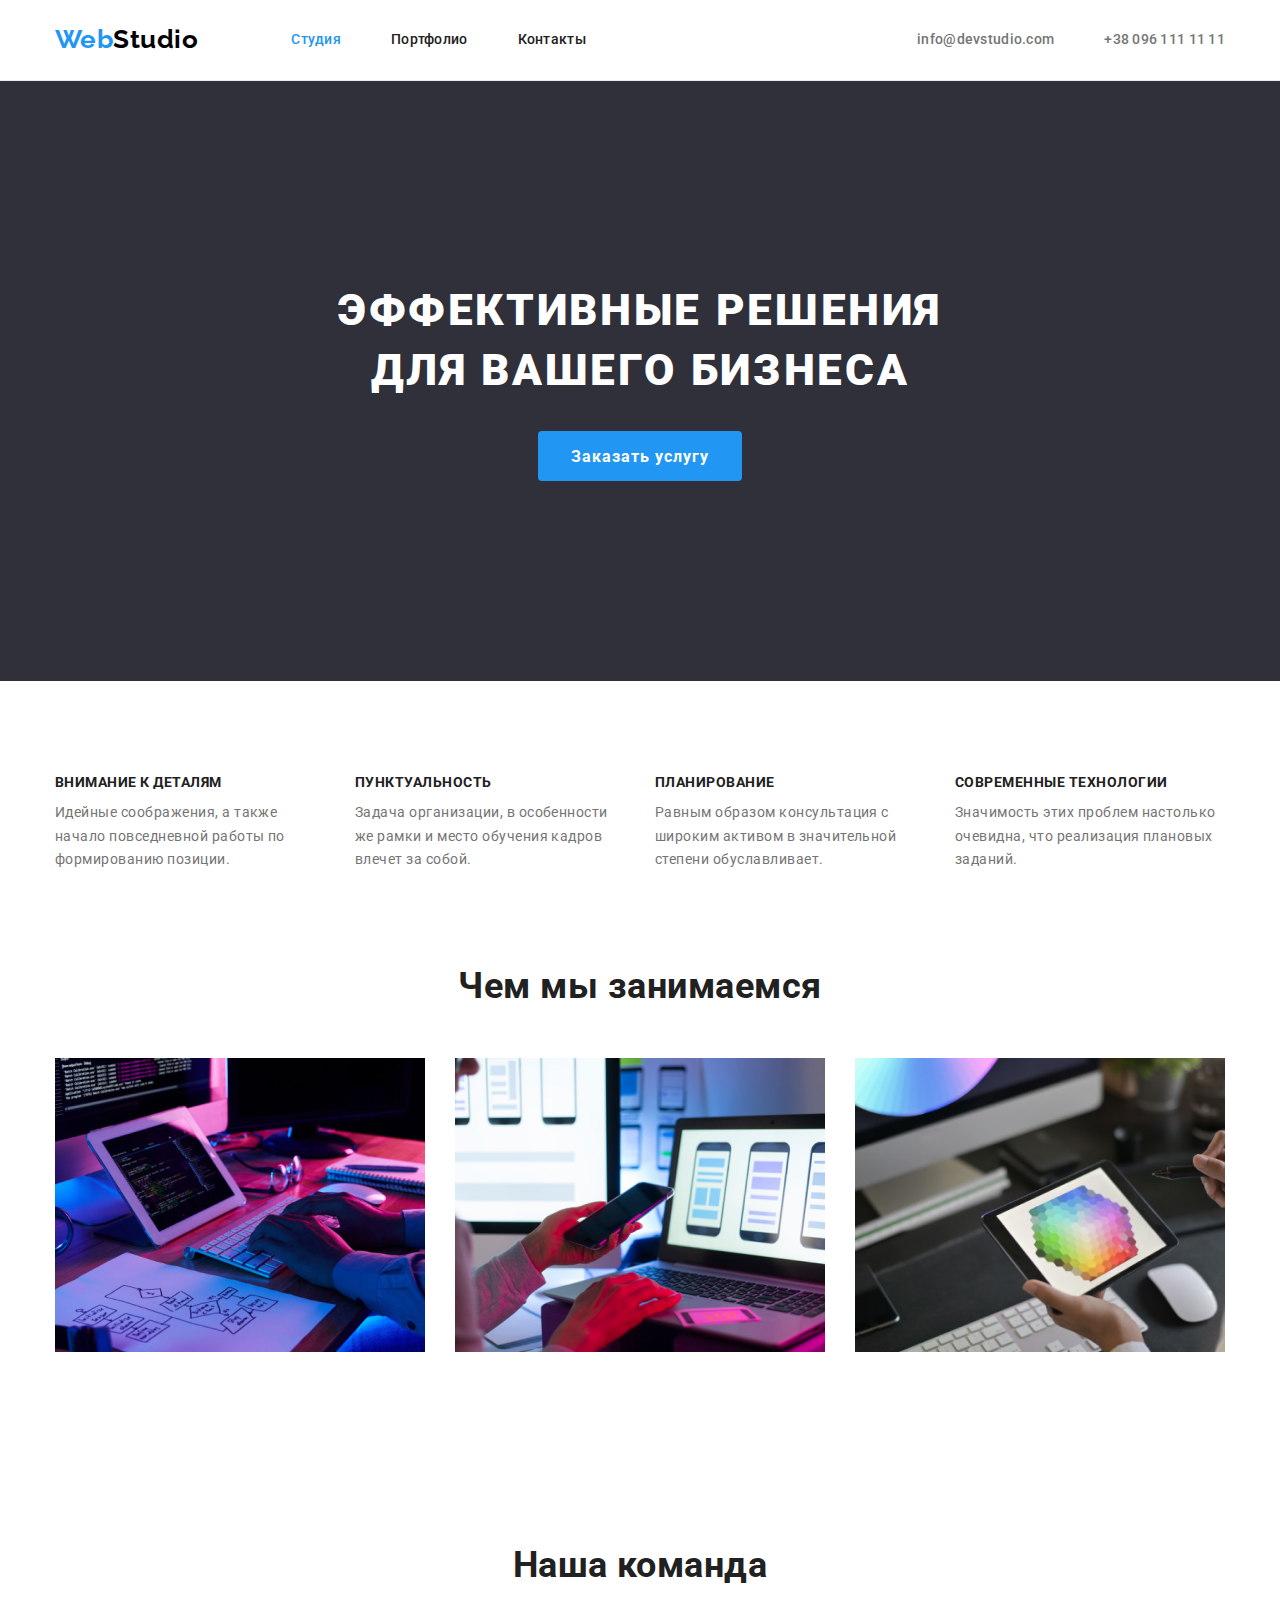
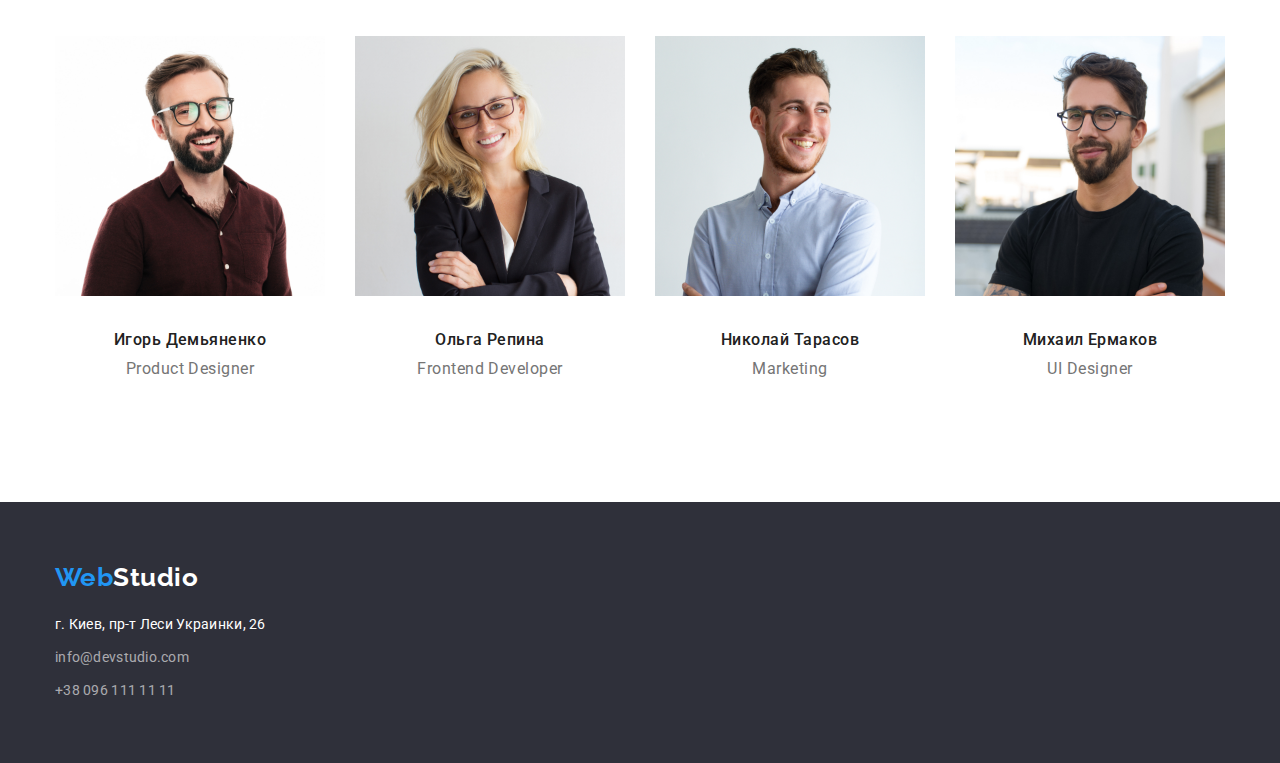
<file: index.html>
<!DOCTYPE html>
<html lang="ru">
<head>
    <meta charset="UTF-8">
    <meta http-equiv="X-UA-Compatible" content="IE=edge">
    <meta name="viewport" content="width=device-width, initial-scale=1.0">
    <title>Studio</title>

    <link rel="preconnect" href="https://fonts.googleapis.com">
    <link rel="preconnect" href="https://fonts.gstatic.com" crossorigin>
    <link 
    href="https://fonts.googleapis.com/css2?family=Raleway:wght@700&family=Roboto:wght@400;500;700;900&display=swap" 
    rel="stylesheet"
    />

    <link
    rel="stylesheet"
    href="https://cdnjs.cloudflare.com/ajax/libs/modern-normalize/1.0.0/modern-normalize.min.css"
    />

    <link rel="stylesheet" href="./css/styles.css"/>
</head>
<body class="page">
    <!--Шапка сайта-->
 <header class="page-header">

    <div class="container main-nav">

    <nav class="logo-and-nav">
        <!--Логотип сайта-->
     <a href="./" class="logo"><span class="web">Web</span>Studio</a>

     <!--Навигация на другие страницы-->
     <ul class="site-nav">
         <li class="nav-item"><a href="./" class="current-link">Студия</a></li>
         <li class="nav-item"><a href="./portfolio.html">Портфолио</a></li>
         <li class="nav-item"><a href="">Контакты</a></li>
     </ul>

     </nav>
       <!--Ссылка на почтовый ящик и контактный номер телефона-->
     <ul class="address-list contacts">
         <li class="address-item address-from-header"><a href="mailto:info@devstudio.com">info@devstudio.com</a></li>
         <li class="address-item address-from-header"><a href="tel:+380961111111">+38 096 111 11 11</a></li>
     </ul>

    </div>

<!--Конец шапки сайта-->  
 </header>

 <!--мэин - уникальный контент (меняющийся, который не повторяется на других страницах сайта)-->
 <main>
<!--Блог герой (главный заголовок страницы с кнопкой)-->
 
     <section class="hero section">
       <div class="hero-section container">
         <h1 class="title-of-hero">ЭФФЕКТИВНЫЕ РЕШЕНИЯ <br/>
            ДЛЯ ВАШЕГО БИЗНЕСА
         </h1>
         <button type="button" class="button-primary"><span class="order">Заказать услугу</span></button>
       </div>
     </section>
      

      <!--Второй сектор страницы (преимущества данной компании)-->
      <section class="section preview">
        <div class="container">
          <h2 class="hidden">В дальнейшем этот заголовок будет скрыт</h2>
          <ul class="future-list">
              <li class="item">
          <h3 class="advantages">ВНИМАНИЕ К ДЕТАЛЯМ</h3>
          <p class="description declaration">Идейные соображения, а также начало повседневной работы по формированию позиции.</p>
              </li>
              <li class="item">
            <h3 class="advantages">ПУНКТУАЛЬНОСТЬ</h3>
            <p class="description declaration">Задача организации, в особенности же рамки и место обучения кадров влечет за собой.</p>
              </li>
              <li class="item">
            <h3 class="advantages">ПЛАНИРОВАНИЕ</h3>
            <p class="description declaration">Равным образом консультация с широким активом в значительной степени обуславливает.</p>
            </li>
            <li class="item">
            <h3 class="advantages">СОВРЕМЕННЫЕ ТЕХНОЛОГИИ</h3>
            <p class="description declaration">Значимость этих проблем настолько очевидна, что реализация плановых заданий.</p>
            </li>    
          </ul>
        </div>
      </section>
      
      <!--Третий сектор с визуализацией работы компании (фотографии)-->
      <section class="section">
        <div class="container images">
          <h2 class="what-are-we-doing">Чем мы занимаемся</h2>
          <ul class="illustrations">
              <li class="illustration"><img src="./images/img1.jpg" alt="Code writing" width="370"></li>
              <li class="illustration"><img src="./images/img2.jpg" alt="Design" width="370"></li>
              <li class="illustration"><img src="./images/img3.jpg" alt="Stylization" width="370"></li>               
          </ul>
        </div>
      </section>

      <!--Четвертый сектор с фотографиями специалистов компании (с подписями)-->
      <section class="section">
        <div class="container">
          <h2 class="our-team">Наша команда</h2>
          <ul class="personalities">
              <li class="persona">
              <img src="./images/igor.jpg" alt="Igor Demyanenko is a Product Designer" width="270">
              <div class="buttom-of-persona">
              <h3>Игорь Демьяненко</h3>
              <p class="description">Product Designer</p>
              </div>
              </li>

              <li class="persona">
              <img src="./images/olga.jpg" alt="Olga Repina is a Frontend Developer" width="270">
              <div class="buttom-of-persona">
              <h3>Ольга Репина</h3>
              <p class="description">Frontend Developer</p>
              </div>
              </li>

              <li class="persona">
              <img src="./images/nikolay.jpg" alt="Nikolai Tarasov is a Marketing" width="270">
              <div class="buttom-of-persona">
              <h3>Николай Тарасов</h3>
              <p class="description">Marketing</p>
              </div>
              </li>

              <li class="persona">
              <img src="./images/mihail.jpg" alt="Mikhail Ermakov is a UI Designer" width="270">
              <div class="buttom-of-persona">
              <h3>Михаил Ермаков</h3>
              <p class="description">UI Designer</p>
              </div>
              </li>
          </ul>
        </div>
      </section>
 </main>
 
 <!--окончание мэйна (уникального контента, который не повторяется на других страницах сайта)-->

      <!--Подвал сайта (Логотип сайта с ссылкой на стартовую страницу + адрес с почтовым ящиком и контактным номером телефона)-->
      <footer class="footer">

        <div class="ending container">
        <a href="./" class="logo logo-from-ending"><span class="web">Web</span></span><span class="studio">Studio</span></a>
        <address>
        <ul class="address-list">
        <li class="address-item address-from-footer"><a href="https://goo.gl/maps/rf6R2WwhsUxqRuNf8" class="main-adress">г. Киев, пр-т Леси Украинки, 26</a></li>
        <li class="address-item address-from-footer"><a href="mailto:info@devstudio.com">info@devstudio.com</a></li>
        <li class="address-item address-from-footer"><a href="tel:+380961111111">+38 096 111 11 11</a></li>
        </ul>
        </address>
        </div>  
     
      </footer>
</body>

</html>
</file>
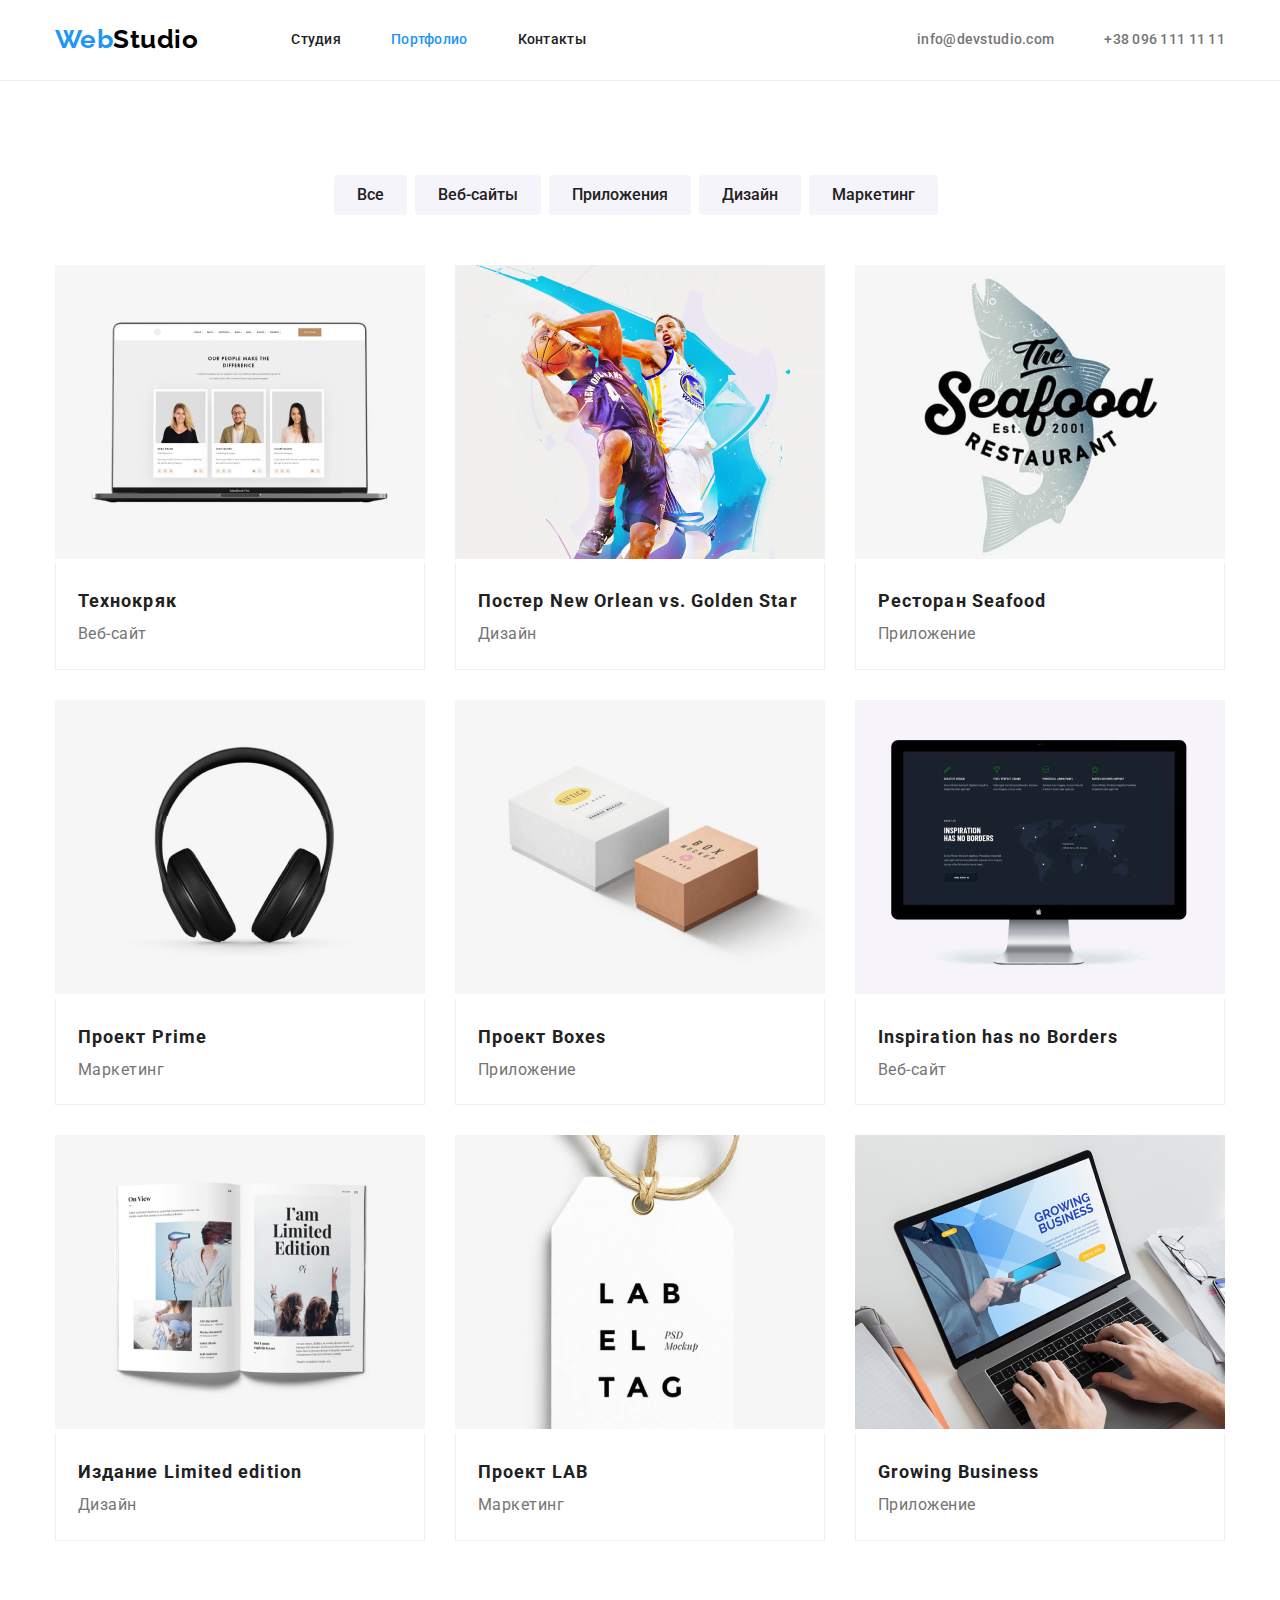
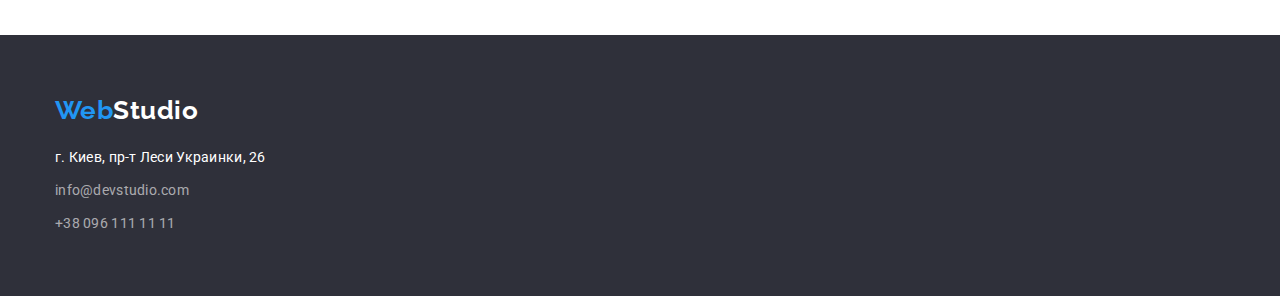
<file: portfolio.html>
<!DOCTYPE html>
<html lang="ru">
<head>
    <meta charset="UTF-8">
    <meta http-equiv="X-UA-Compatible" content="IE=edge">
    <meta name="viewport" content="width=device-width, initial-scale=1.0">
    <title>Portfolio</title>

    <link rel="preconnect" href="https://fonts.googleapis.com">
    <link rel="preconnect" href="https://fonts.gstatic.com" crossorigin>
    <link 
    href="https://fonts.googleapis.com/css2?family=Raleway:wght@700&family=Roboto:wght@400;500;700;900&display=swap" 
    rel="stylesheet"
    />

    <link
    rel="stylesheet"
    href="https://cdnjs.cloudflare.com/ajax/libs/modern-normalize/1.0.0/modern-normalize.min.css"
    />

    <link rel="stylesheet" href="./css/styles.css"/>
</head>
 <body class="page">
 <!--Шапка сайта-->
 <header class="page-header">

    <div class="container main-nav">

     <nav class="logo-and-nav">
     <!--Логотип сайта-->
     <a href="./" class="logo"><span class="web">Web</span>Studio</a>

     <!--Навигация на другие страницы-->
     <ul class="site-nav">
         <li class="nav-item"><a href="./index.html">Студия</a></li>
         <li class="nav-item"><a href="./portfolio.html" class="current-link">Портфолио</a></li>
         <li class="nav-item"><a href="">Контакты</a></li>
     </ul>
     </nav>

       <!--Ссылка на почтовый ящик и контактный номер телефона-->
     <ul class="address-list contacts">
         <li class="address-item address-item address-from-header"><a href="mailto:info@devstudio.com">info@devstudio.com</a></li>
         <li class="address-item address-from-header"><a href="tel:+380961111111">+38 096 111 11 11</a></li>
     </ul>

    </div>
    
<!--Конец шапки сайта-->
 </header>

 <!--мэин - уникальный контент (меняющийся, который не повторяется на других страницах сайта)-->
 <main>

    <!--Список из кнопок (фильтр)(функционал будет подключен позже)-->
        <section class="filter section">

        <div class="container">

        <h1 class="hidden">В дальнейшем этот заголовок будет скрыт</h1>              
        <ul class="switchers">        
        <li class="switcher-items"><button type="button" class="button-secondary">Все</button></li>
        <li class="switcher-items"><button type="button" class="button-secondary">Веб-сайты</button></li>
        <li class="switcher-items"><button type="button" class="button-secondary apps">Приложения</button></li>
        <li class="switcher-items"><button type="button" class="button-secondary design">Дизайн</button></li>
        <li class="switcher-items"><button type="button" class="button-secondary marketing">Маркетинг</button></li>
        </ul>        
           
     <!--Список с демонстрацией практической деятельности компании(картинки-ссылки)-->

     <ul class="cards">

     <li class="our-experience">
     <a href="#">
     <img src="./images/ourpeople.jpg" alt="Our people make the difference" width="370"/>
     <div class="our-pride">
     <h2 class="title-cards">Технокряк</h2>
     <p class="description cards-description">Веб-сайт</p>
     </div>
     </a>
     </li>

     <li class="our-experience">
     <a href="#">
     <img src="./images/poster.jpg" alt="Poster New Orlean vs. Golden Star" width="370"/>
     <div class="our-pride">
     <h2 class="title-cards">Постер New Orlean vs. Golden Star</h2>
     <p class="description cards-description">Дизайн</p>
     </div>
     </a>
     </li>

     <li class="our-experience">
     <a href="#">
     <img src="./images/seafood.jpg" alt="Restaurant Seafood" width="370"/>
     <div class="our-pride">
     <h2 class="title-cards">Ресторан Seafood</h2>
     <p class="description cards-description">Приложение</p>
     </div>
     </a>
     </li>

     <li class="our-experience">
     <a href="#">
     <img src="./images/headphones.jpg" alt="Project Prime" width="370"/>
     <div class="our-pride">
     <h2 class="title-cards">Проект Prime</h2>
     <p class="description cards-description">Маркетинг</p>
     </div>
     </a>
     </li>

     <li class="our-experience">
     <a href="#">
     <img src="./images/boxes.jpg" alt="Project Boxes" width="370"/>
     <div class="our-pride">
     <h2 class="title-cards">Проект Boxes</h2>
     <p class="description cards-description">Приложение</p>
     </div>
     </a>
     </li>

     <li class="our-experience">
     <a href="#">
     <img src="./images/monitor.jpg" alt="Inspiration has no borders" width="370"/>
     <div class="our-pride">
     <h2 class="title-cards">Inspiration has no Borders</h2>
     <p class="description cards-description">Веб-сайт</p>
     </div>
     </a>
     </li>

     <li class="our-experience">
     <a href="#">
     <img src="./images/magazine.jpg" alt="Magazine Limited edition" width="370"/>
     <div class="our-pride">
     <h2 class="title-cards">Издание Limited edition</h2>
     <p class="description cards-description">Дизайн</p>
     </div>
     </a>
     </li>

     <li class="our-experience">
     <a href="#">
     <img src="./images/lab.jpg" alt="Project LAB" width="370"/>
     <div class="our-pride">
     <h2 class="title-cards">Проект LAB</h2>
     <p class="description cards-description">Маркетинг</p>
     </div>
     </a>
     </li>

     <li class="our-experience">
     <a href="#">
     <img src="./images/laptop.jpg" alt="Growing business" width="370"/>
     <div class="our-pride">
     <h2 class="title-cards">Growing Business</h2>
     <p class="description cards-description">Приложение</p>
     </div>
     </a>
     </li>

     </ul>

     </div>
    </section>

 </main>

  <!--окончание мэйна (уникального контента, который не повторяется на других страницах сайта)-->

      <!--Подвал сайта (Логотип сайта с ссылкой на стартовую страницу + адрес с почтовым ящиком и контактным номером телефона)-->
      <footer class="footer">

        <div class="ending container">
        <a href="./" class="logo logo-from-ending"><span class="web">Web</span></span><span class="studio">Studio</span></a>
        <address>
        <ul class="address-list">
        <li class="address-item address-from-footer"><a href="https://goo.gl/maps/rf6R2WwhsUxqRuNf8" class="main-adress">г. Киев, пр-т Леси Украинки, 26</a></li>
        <li class="address-item address-from-footer"><a href="mailto:info@devstudio.com">info@devstudio.com</a></li>
        <li class="address-item address-from-footer"><a href="tel:+380961111111">+38 096 111 11 11</a></li>
        </ul>
        </address>
        </div>  
     
      </footer>
</body>

</html>
</file>
<file: css/styles.css>
:root {
    --primary-text-color: #212121;
    --description-text-color: #757575;
    --primary-white-color: #FFFFFF;
    --accent-blue-color: #2196F3;
    --active-color: #4682B4;
    --background-color-for-main-page: #E5E5E5;
    --decoration-line: #2F303A;
    --highlight-color: #000000;
    }

/*общая стилизация страницы*/
.page {       
    font-family: Roboto, sans-serif;
    color: var(--primary-text-color);
    letter-spacing: 0.03em;
    }

    h1,
    h2,
    h3,
    h4,
    h5,
    h6 {
    margin: 0;
    }

    p {
    margin: 0;
    }

    ul {
    margin: 0;
    padding: 0;
    }

 .container {
      max-width: 1200px;
      padding-left: 15px;
      padding-right: 15px;
      margin-left: auto;
      margin-right: auto;      
      } 

 .section {
    padding-top: 94px;
    padding-bottom: 94px;    
    }



 /*уборка всех маркеров со всех списков*/
 ul {
    list-style: none;
 } 

 /* уборка всех подчеркиваний у ссылок */
 a {
    text-decoration: none;
 }

/*уборка всех лишних заголовков*/
.hidden {
   display: none;
 }

/*стилизация всех подписей (абзацы) в серый цвет, согласно макету)*/
 .description {
    color: var(--description-text-color);    
 } 

 /*стилизация шапки страницы логотипа (включая версию логотипа подвала)*/

 .main-nav {
    display: flex;    
    align-items: center;              
 }

 .logo-and-nav {
   display: flex;    
   align-items: center;      
 }


 .page-header {
    background-color: var(--primary-white-color);
    justify-content: space-between;
    border-bottom: 1px solid #ECECEC;      
 } 

 .address-from-header:not(:last-child) {
   margin-right: 50px;
 }

 .nav-item:not(:last-child) {
   margin-right: 50px;
 }

 .logo {
    color: var(--highlight-color);
    font-family: Raleway;
    font-weight: 700;
    font-size: 26px;
    line-height: 1.19;

    text-decoration: none;
    display: flex;    
    align-items: center;
    margin-right: 93px;     
    text-decoration: none;
    padding-top: 24px;
    padding-bottom: 25px;    
    }
 
 .logo > .web {
    color: var(--accent-blue-color);
 }

 .logo > .studio {
    color: var(--primary-white-color);
 } 

 .logo:hover, .logo:focus {
    color: #7B68EE;
  }

 .logo:active {
     color: var(--active-color);
  }

 /*навигация по сайту (ссылки на разделы сайта)*/
 .site-nav a {
    color: inherit;
    display: block;
    padding-top: 32px;
    padding-bottom: 32px;    
 }
 
 .site-nav {
   font-weight: 500;
   font-size: 14px;
   line-height: 1.14;
   letter-spacing: 0.02em;
   display: flex;    
    align-items: center;    
 }

  .nav-item a:hover, a:focus {
    color: var(--accent-blue-color);
 }
 .nav-item a:active {
    color: var(--active-color);
 }

 .site-nav .nav-item .current-link {
    color: var(--accent-blue-color);
 }

 /*адреса и контактные данные*/
 .address-list {
   font-weight: 500;
   font-size: 14px;
   line-height: 1.14;
   letter-spacing: 0.02em;
 }
   .main-adress {
   color: #FFFFFF;
   font-style: normal;
   font-weight: 400;
   font-size: 14px;
   line-height: 1.71;
   
 }

  .address-from-footer a {
   color: rgba(255, 255, 255, 0.6);
    font-family: Roboto;
    font-style: normal;
    font-weight: 400;
    font-size: 14px;
    line-height: 1.71;
 }

 .address-from-header a {    
     color: var(--description-text-color);         
   }     


 .contacts {
    display: flex;    
    margin-left: auto;          
 }

 .address-from-header:last-child {
    margin-right: 0;
 }
    
 .address-item a:hover, a:focus {
    color: var(--accent-blue-color)
 }
 .address-item a:active {
   color: var(--active-color);
 }

 .ending .address-list .main-adress {
   color: var(--primary-white-color);
 }

 .ending .address-list .main-adress:hover {
 color: var(--accent-blue-color);
 }

 /*стилизация раздела - герой*/ 
 .hero {
    background-color: var(--decoration-line);
    padding-top: 200px;
    padding-bottom: 200px;    
 }

 .hero-section {
   background-color: var(--decoration-line);
   justify-content: center;
   }

 .hero-section > .title-of-hero {
    color: var(--primary-white-color);
    font-weight: 900;
    font-size: 44px;
    line-height: 1.36;
    text-align: center;
    letter-spacing: 0.06em;
    text-transform: uppercase;
    margin-bottom: 30px;         
 }



 /* Кнопки (button-primary - для раздела герой, button-secondary - кнопки фильтра)*/
 .button-primary {
      color: var(--primary-white-color);
      background-color: var(--accent-blue-color);
      cursor: pointer;
      font-family: inherit;  
      display: block;
      margin: auto;
      height: 50px;       
      border: 1px solid transparent;
      border-radius: 4px;
      padding: 10px 32px;             
     }

     .button-primary:hover {
      color: var(--primary-white-color);
      background-color: var(--active-color);
     }

 .order {
      font-weight: 700;
      font-size: 16px;
      line-height: 1.87;
      align-items: center;
      text-align: center;
      letter-spacing: 0.06em;
     }
     
 .button-secondary {
     color: var(--primary-text-color);
     background-color: #F5F4FA;
     cursor: pointer;
     font-family: inherit;
     font-style: normal;
     font-weight: 500;
     font-size: 16px;
     line-height: 1.62;
     border: 1px solid transparent;
     border-radius: 4px;
     padding: 6px 22px;                
    }

    .switcher-items {
      margin-right: 8px;       
    }

    .button-secondary:last-child {
     margin-right: 0px;
    }

     .filter {
     text-align: center;     
     display: flex;               
     }
     
     .well {
        margin-bottom: 50px;
     }

     .switchers {
      display: flex;
      justify-content: center;
     }

     .button-secondary {      
      display: flex;
      align-items: center;
     }

      
     
 .button-secondary:hover, .button-secondary:focus {
     color: var(--primary-white-color);
     background-color: var(--accent-blue-color);
    }

 /* стилизация второго сектор страницы студия (преимущества данной компании) */

 .preview {
    padding-top: 94px;
    padding-bottom: 0px;
 }

 .future-list {
   display: flex;
   align-items: center;
 }

 .future-list .item {
    width: 270px;    
 }

 .item:not(:last-child) {
   margin-right: 30px;
 }

  .advantages {
   font-weight: 700;
   font-size: 14px;
   line-height: 1.14;
   margin-bottom: 10px;
 }

  .declaration {
   font-weight: 400;
   font-size: 14px;
   line-height: 1.71;    
   } 

   .declaration:not(:last-child) {
      margin-right: 30px;
   }

  .what-are-we-doing {
   font-weight: 700;
   font-size: 36px;
   line-height: 1.16;
   text-align: center;

   margin-bottom: 50px;            
 }

 .illustrations {
   display: flex;
   justify-content: center;     
 }

 .illustration:not(:last-child) {
   margin-right: 30px;
 }

  .our-team {
   font-weight: 700;
   font-size: 36px;
   line-height: 1.16;
   text-align: center;
   margin-bottom: 50px;   
 }

 .personalities {
   display: flex;
   align-items: center;
   margin-left: -30px;   
 }

 .persona {
   flex-basis: calc((100% - 4 * 30px) / 3);
   margin-left: 30px;
   }

 .buttom-of-persona {
    padding: 30px;
 }

  .personalities h3 {
   font-weight: 500;
   font-size: 16px;
   line-height: 1.18;
   text-align: center;   
   margin-bottom: 10px;
  }

  .personalities p {
   font-weight: 400;
   font-size: 16px;
   line-height: 1.18;
   text-align: center;
 }

 /* Стилизация второго сектора страницы "Портфолио"
 с демонстрацией практической деятельности компании(картинки-ссылки)*/

 .switchers {
 justify-content: center;
 display: flex;
 margin-bottom: 50px; 
 }

 .cards a {
   color: inherit;   
 }

 .cards {
   display: flex;
   flex-wrap: wrap;
   gap: 30px;
   justify-content: center;      
 }

  .our-experience {
 flex-basis: calc((100% - 2 * 30px) / 3); 
  }
 
  .our-experience:focus {
   color: var(--highlight-color);
 }

  .title-cards {
   font-weight: 700;
   font-size: 18px;
   line-height: 2;
   letter-spacing: 0.06em;
   text-align: left;
 }

  .cards-description {
   font-weight: 400;
   font-size: 16px;
   line-height: 1.87;
   text-align: left;
 }

 .our-pride {
    padding: 20px 22px;
    border-right: 1px solid #EEEEEE;
    border-bottom: 1px solid #EEEEEE;
    border-left: 1px solid #EEEEEE;
 }
 
/*стилизация подвала*/
  .footer {
    background-color: var(--decoration-line);
    padding: 60px 00px;
    }

  .ending {
    background-color: var(--decoration-line);     
  }

  .logo-from-ending {
     display: inline-block;
     margin-bottom: 20px;
     padding-top: 0px;
     padding-bottom: 0px;         
  }

  .address-from-footer:not(:last-child) {
     margin-bottom: 9px;
  }
</file>
